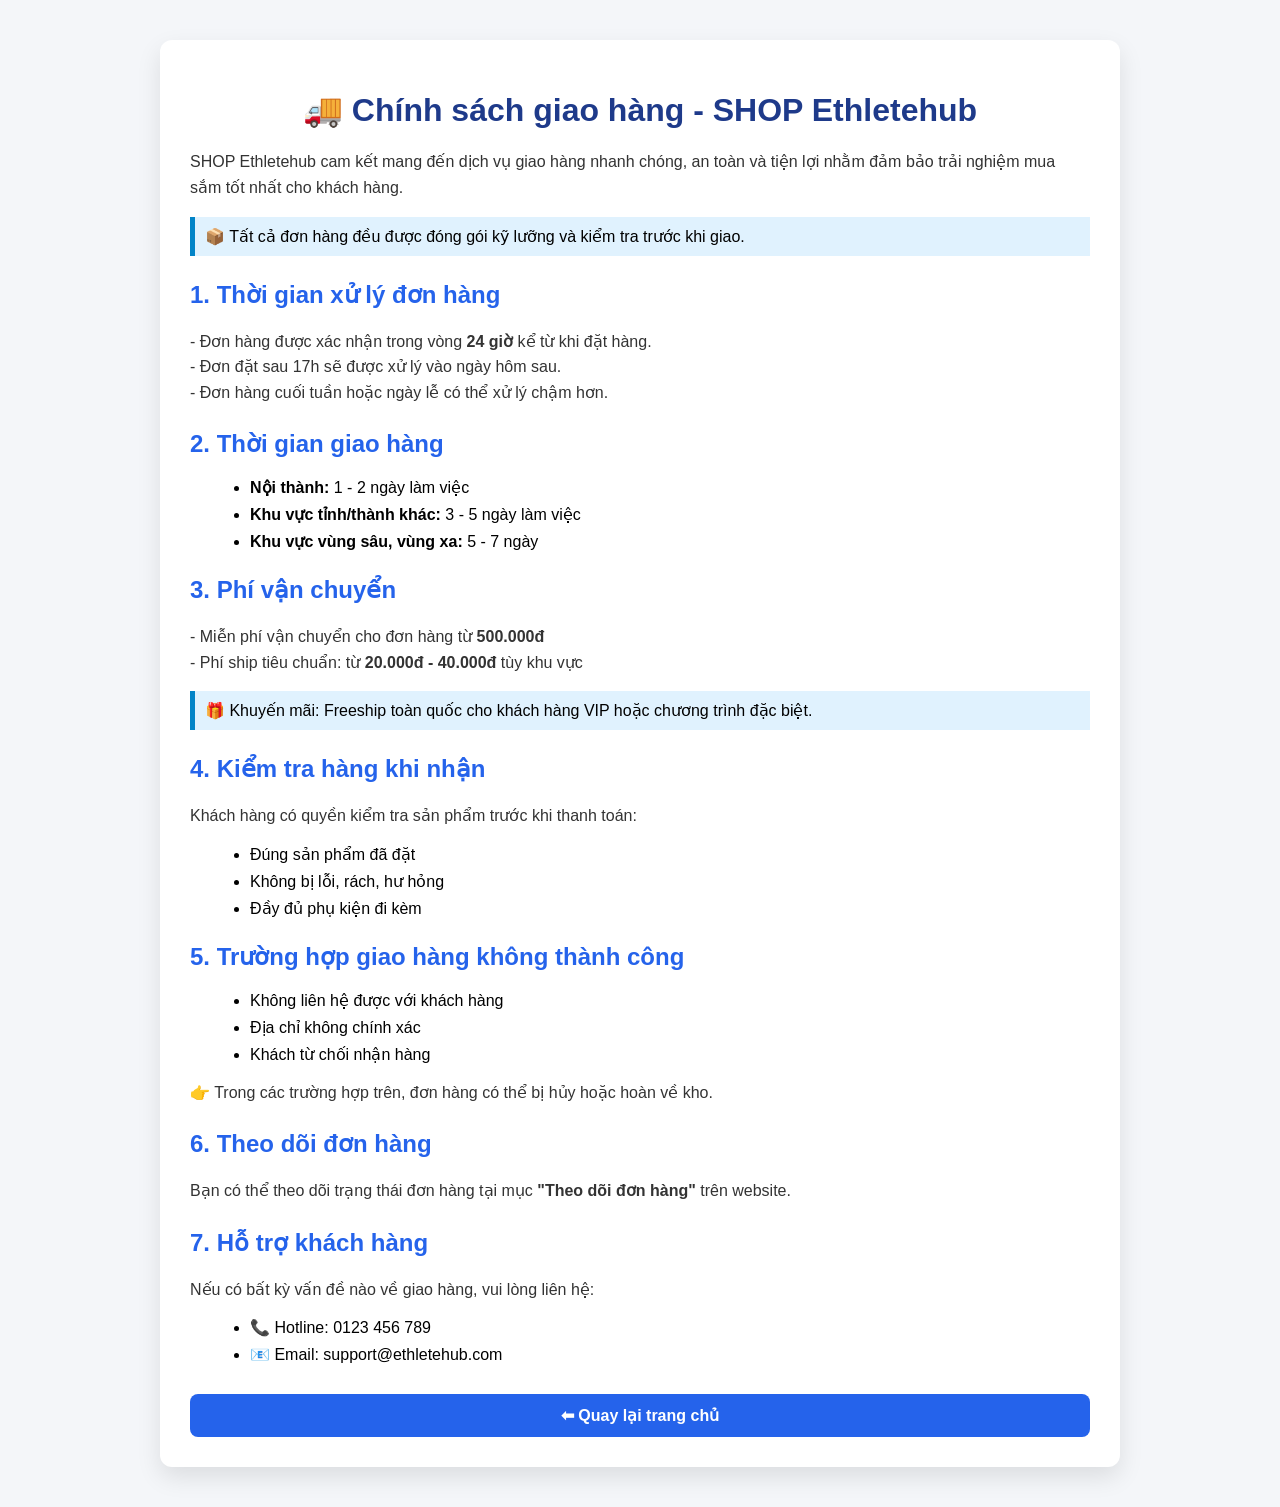
<file: support/chinh-sach-giao-hang.html>
<!DOCTYPE html>
<html lang="vi">
<head>
<meta charset="UTF-8">
<meta name="viewport" content="width=device-width, initial-scale=1.0">
<title>Chính sách giao hàng - SHOP Ethletehub</title>

<style>
    body {
        font-family: Arial, sans-serif;
        background: #f4f6f9;
        margin: 0;
    }

    .container {
        max-width: 900px;
        margin: 40px auto;
        background: white;
        padding: 30px;
        border-radius: 12px;
        box-shadow: 0 10px 25px rgba(0,0,0,0.1);
    }

    h1 {
        text-align: center;
        color: #1e3a8a;
        margin-bottom: 20px;
    }

    h2 {
        color: #2563eb;
        margin-top: 25px;
    }

    p {
        line-height: 1.6;
        color: #333;
    }

    ul {
        margin-left: 20px;
    }

    li {
        margin-bottom: 8px;
    }

    .highlight {
        background: #e0f2fe;
        padding: 10px;
        border-left: 5px solid #0284c7;
        margin: 15px 0;
    }

    .back {
        display: block;
        text-align: center;
        margin-top: 30px;
        text-decoration: none;
        background: #2563eb;
        color: white;
        padding: 12px;
        border-radius: 8px;
        font-weight: bold;
    }

    .back:hover {
        background: #1e40af;
    }
</style>
</head>

<body>

<div class="container">
    <h1>🚚 Chính sách giao hàng - SHOP Ethletehub</h1>

    <p>
        SHOP Ethletehub cam kết mang đến dịch vụ giao hàng nhanh chóng, an toàn và tiện lợi 
        nhằm đảm bảo trải nghiệm mua sắm tốt nhất cho khách hàng.
    </p>

    <div class="highlight">
        📦 Tất cả đơn hàng đều được đóng gói kỹ lưỡng và kiểm tra trước khi giao.
    </div>

    <h2>1. Thời gian xử lý đơn hàng</h2>
    <p>
        - Đơn hàng được xác nhận trong vòng <b>24 giờ</b> kể từ khi đặt hàng.<br>
        - Đơn đặt sau 17h sẽ được xử lý vào ngày hôm sau.<br>
        - Đơn hàng cuối tuần hoặc ngày lễ có thể xử lý chậm hơn.
    </p>

    <h2>2. Thời gian giao hàng</h2>
    <ul>
        <li><b>Nội thành:</b> 1 - 2 ngày làm việc</li>
        <li><b>Khu vực tỉnh/thành khác:</b> 3 - 5 ngày làm việc</li>
        <li><b>Khu vực vùng sâu, vùng xa:</b> 5 - 7 ngày</li>
    </ul>

    <h2>3. Phí vận chuyển</h2>
    <p>
        - Miễn phí vận chuyển cho đơn hàng từ <b>500.000đ</b><br>
        - Phí ship tiêu chuẩn: từ <b>20.000đ - 40.000đ</b> tùy khu vực
    </p>

    <div class="highlight">
        🎁 Khuyến mãi: Freeship toàn quốc cho khách hàng VIP hoặc chương trình đặc biệt.
    </div>

    <h2>4. Kiểm tra hàng khi nhận</h2>
    <p>
        Khách hàng có quyền kiểm tra sản phẩm trước khi thanh toán:
    </p>
    <ul>
        <li>Đúng sản phẩm đã đặt</li>
        <li>Không bị lỗi, rách, hư hỏng</li>
        <li>Đầy đủ phụ kiện đi kèm</li>
    </ul>

    <h2>5. Trường hợp giao hàng không thành công</h2>
    <ul>
        <li>Không liên hệ được với khách hàng</li>
        <li>Địa chỉ không chính xác</li>
        <li>Khách từ chối nhận hàng</li>
    </ul>

    <p>
        👉 Trong các trường hợp trên, đơn hàng có thể bị hủy hoặc hoàn về kho.
    </p>

    <h2>6. Theo dõi đơn hàng</h2>
    <p>
        Bạn có thể theo dõi trạng thái đơn hàng tại mục 
        <b>"Theo dõi đơn hàng"</b> trên website.
    </p>

    <h2>7. Hỗ trợ khách hàng</h2>
    <p>
        Nếu có bất kỳ vấn đề nào về giao hàng, vui lòng liên hệ:
    </p>
    <ul>
        <li>📞 Hotline: 0123 456 789</li>
        <li>📧 Email: support@ethletehub.com</li>
    </ul>

    <a href="index.php" class="back">⬅ Quay lại trang chủ</a>
</div>

</body>
</html>
</file>
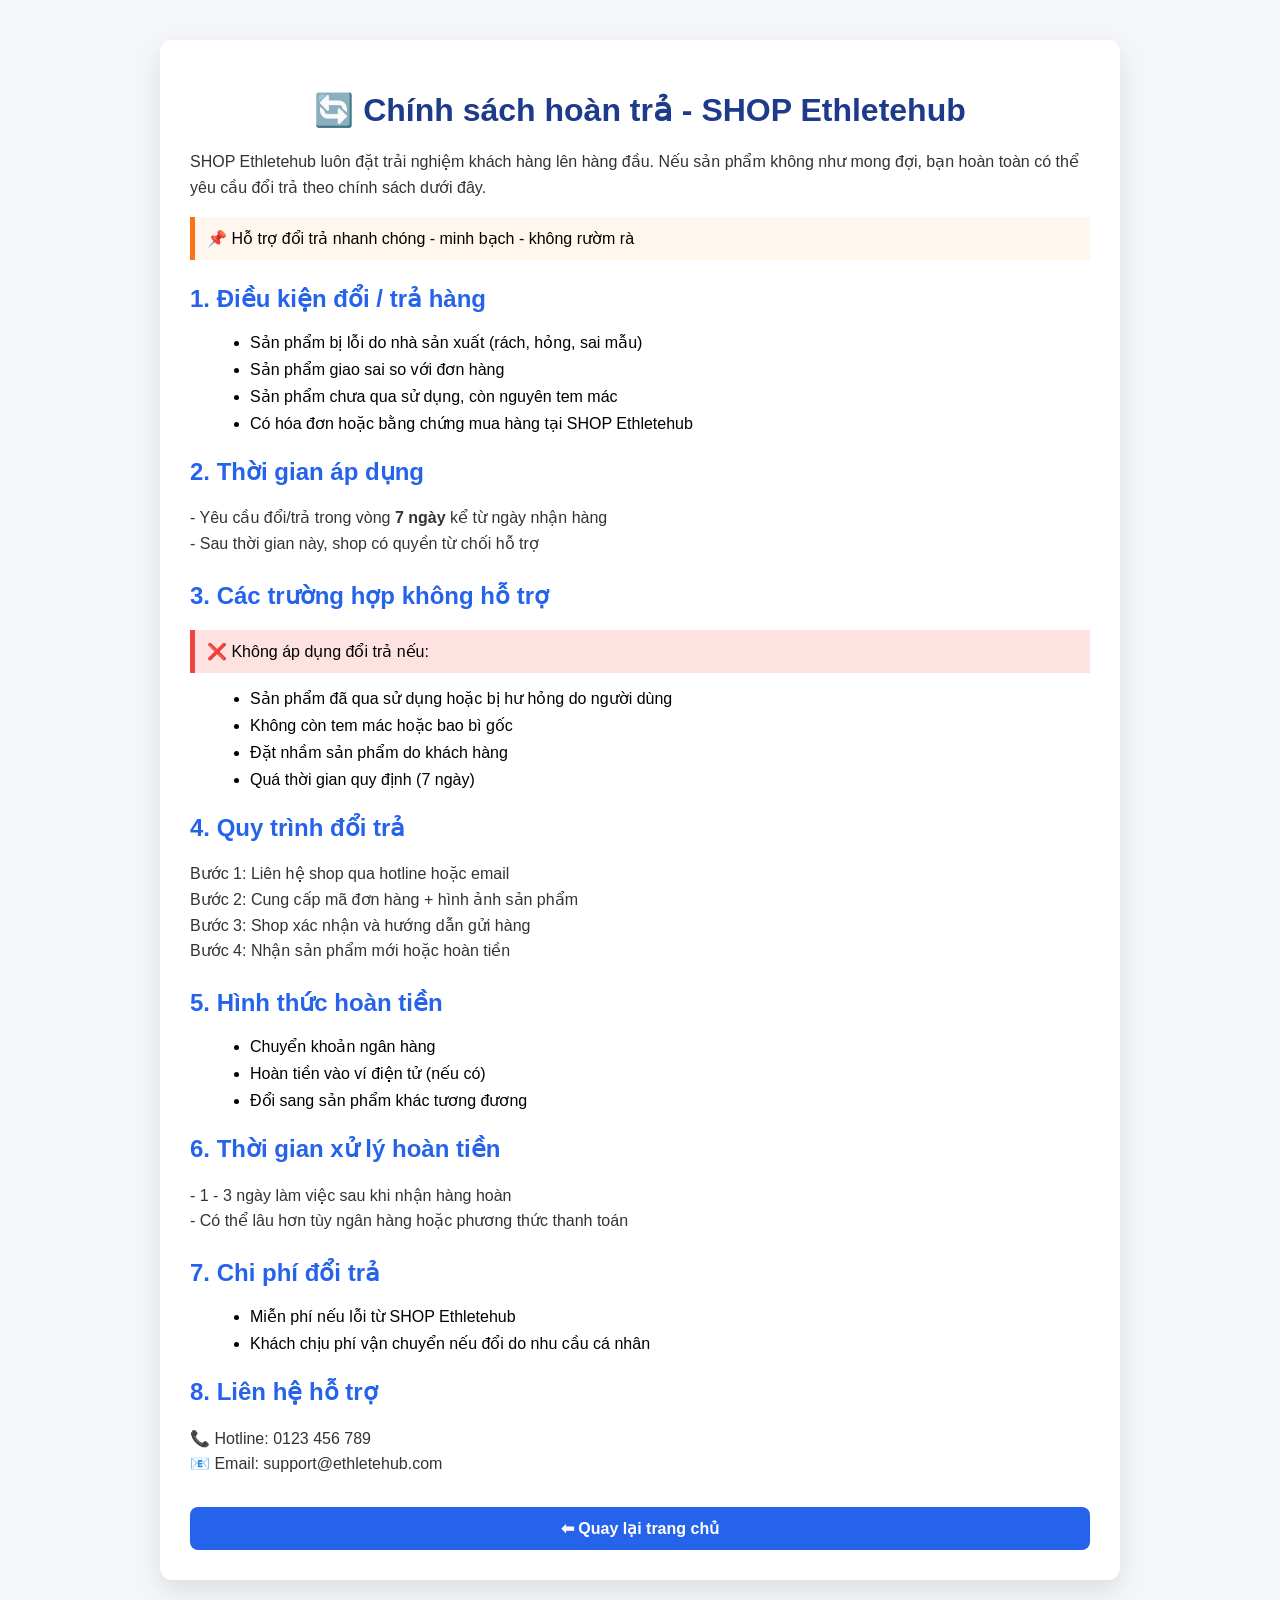
<file: support/chinh-sach-hoan-tra.html>
<!DOCTYPE html>
<html lang="vi">
<head>
<meta charset="UTF-8">
<meta name="viewport" content="width=device-width, initial-scale=1.0">
<title>Chính sách hoàn trả - SHOP Ethletehub</title>

<style>
    body {
        font-family: Arial, sans-serif;
        background: #f4f6f9;
        margin: 0;
    }

    .container {
        max-width: 900px;
        margin: 40px auto;
        background: white;
        padding: 30px;
        border-radius: 12px;
        box-shadow: 0 10px 25px rgba(0,0,0,0.1);
    }

    h1 {
        text-align: center;
        color: #1e3a8a;
        margin-bottom: 20px;
    }

    h2 {
        color: #2563eb;
        margin-top: 25px;
    }

    p {
        line-height: 1.6;
        color: #333;
    }

    ul {
        margin-left: 20px;
    }

    li {
        margin-bottom: 8px;
    }

    .highlight {
        background: #fff7ed;
        padding: 12px;
        border-left: 5px solid #f97316;
        margin: 15px 0;
    }

    .warning {
        background: #fee2e2;
        padding: 12px;
        border-left: 5px solid #ef4444;
        margin: 15px 0;
    }

    .back {
        display: block;
        text-align: center;
        margin-top: 30px;
        text-decoration: none;
        background: #2563eb;
        color: white;
        padding: 12px;
        border-radius: 8px;
        font-weight: bold;
    }

    .back:hover {
        background: #1e40af;
    }
</style>
</head>

<body>

<div class="container">
    <h1>🔄 Chính sách hoàn trả - SHOP Ethletehub</h1>

    <p>
        SHOP Ethletehub luôn đặt trải nghiệm khách hàng lên hàng đầu. 
        Nếu sản phẩm không như mong đợi, bạn hoàn toàn có thể yêu cầu đổi trả theo chính sách dưới đây.
    </p>

    <div class="highlight">
        📌 Hỗ trợ đổi trả nhanh chóng - minh bạch - không rườm rà
    </div>

    <h2>1. Điều kiện đổi / trả hàng</h2>
    <ul>
        <li>Sản phẩm bị lỗi do nhà sản xuất (rách, hỏng, sai mẫu)</li>
        <li>Sản phẩm giao sai so với đơn hàng</li>
        <li>Sản phẩm chưa qua sử dụng, còn nguyên tem mác</li>
        <li>Có hóa đơn hoặc bằng chứng mua hàng tại SHOP Ethletehub</li>
    </ul>

    <h2>2. Thời gian áp dụng</h2>
    <p>
        - Yêu cầu đổi/trả trong vòng <b>7 ngày</b> kể từ ngày nhận hàng<br>
        - Sau thời gian này, shop có quyền từ chối hỗ trợ
    </p>

    <h2>3. Các trường hợp không hỗ trợ</h2>
    <div class="warning">
        ❌ Không áp dụng đổi trả nếu:
    </div>
    <ul>
        <li>Sản phẩm đã qua sử dụng hoặc bị hư hỏng do người dùng</li>
        <li>Không còn tem mác hoặc bao bì gốc</li>
        <li>Đặt nhầm sản phẩm do khách hàng</li>
        <li>Quá thời gian quy định (7 ngày)</li>
    </ul>

    <h2>4. Quy trình đổi trả</h2>
    <p>
        Bước 1: Liên hệ shop qua hotline hoặc email<br>
        Bước 2: Cung cấp mã đơn hàng + hình ảnh sản phẩm<br>
        Bước 3: Shop xác nhận và hướng dẫn gửi hàng<br>
        Bước 4: Nhận sản phẩm mới hoặc hoàn tiền
    </p>

    <h2>5. Hình thức hoàn tiền</h2>
    <ul>
        <li>Chuyển khoản ngân hàng</li>
        <li>Hoàn tiền vào ví điện tử (nếu có)</li>
        <li>Đổi sang sản phẩm khác tương đương</li>
    </ul>

    <h2>6. Thời gian xử lý hoàn tiền</h2>
    <p>
        - 1 - 3 ngày làm việc sau khi nhận hàng hoàn<br>
        - Có thể lâu hơn tùy ngân hàng hoặc phương thức thanh toán
    </p>

    <h2>7. Chi phí đổi trả</h2>
    <ul>
        <li>Miễn phí nếu lỗi từ SHOP Ethletehub</li>
        <li>Khách chịu phí vận chuyển nếu đổi do nhu cầu cá nhân</li>
    </ul>

    <h2>8. Liên hệ hỗ trợ</h2>
    <p>
        📞 Hotline: 0123 456 789<br>
        📧 Email: support@ethletehub.com
    </p>

    <a href="index.php" class="back">⬅ Quay lại trang chủ</a>
</div>

</body>
</html>
</file>
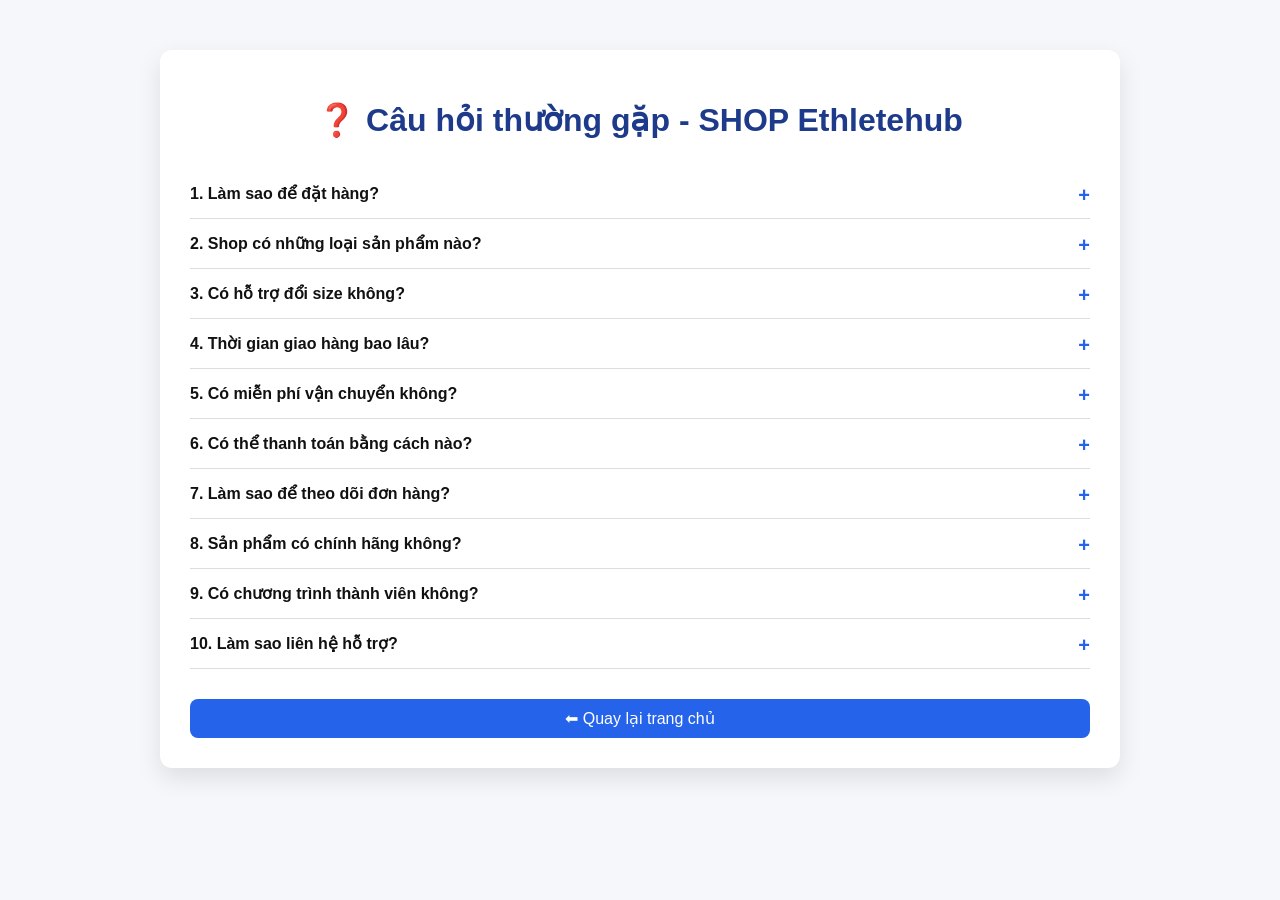
<file: support/faq.html>
<!DOCTYPE html>
<html lang="vi">
<head>
<meta charset="UTF-8">
<meta name="viewport" content="width=device-width, initial-scale=1.0">
<title>Câu hỏi thường gặp - SHOP ETHLUB</title>

<style>
    body {
        font-family: Arial, sans-serif;
        background: #f5f7fa;
        margin: 0;
    }

    .container {
        max-width: 900px;
        margin: 50px auto;
        background: white;
        padding: 30px;
        border-radius: 12px;
        box-shadow: 0 10px 25px rgba(0,0,0,0.1);
    }

    h1 {
        text-align: center;
        color: #1e3a8a;
        margin-bottom: 30px;
    }

    .faq-item {
        border-bottom: 1px solid #ddd;
        padding: 15px 0;
    }

    .faq-question {
        font-weight: bold;
        cursor: pointer;
        position: relative;
        padding-right: 25px;
        color: #111;
    }

    .faq-question::after {
        content: "+";
        position: absolute;
        right: 0;
        font-size: 20px;
        color: #2563eb;
    }

    .faq-item.active .faq-question::after {
        content: "-";
    }

    .faq-answer {
        display: none;
        margin-top: 10px;
        color: #555;
        line-height: 1.6;
    }

    .faq-item.active .faq-answer {
        display: block;
    }

    .back {
        display: block;
        margin-top: 30px;
        text-align: center;
        text-decoration: none;
        color: white;
        background: #2563eb;
        padding: 10px;
        border-radius: 8px;
    }

    .back:hover {
        background: #1e40af;
    }
</style>
</head>

<body>

<div class="container">
    <h1>❓ Câu hỏi thường gặp - SHOP Ethletehub</h1>

    <div class="faq-item">
        <div class="faq-question">1. Làm sao để đặt hàng?</div>
        <div class="faq-answer">
            Bạn chỉ cần chọn sản phẩm yêu thích → thêm vào giỏ hàng → điền thông tin → xác nhận thanh toán. 
            SHOP Ethletehub hỗ trợ đặt hàng cực nhanh chỉ trong vài bước.
        </div>
    </div>

    <div class="faq-item">
        <div class="faq-question">2. Shop có những loại sản phẩm nào?</div>
        <div class="faq-answer">
            Chúng tôi chuyên cung cấp:
            <ul>
                <li>Giày thể thao (chạy bộ, gym, bóng rổ)</li>
                <li>Quần áo thể thao</li>
                <li>Phụ kiện: balo, găng tay, bình nước</li>
                <li>Dụng cụ tập luyện</li>
            </ul>
        </div>
    </div>

    <div class="faq-item">
        <div class="faq-question">3. Có hỗ trợ đổi size không?</div>
        <div class="faq-answer">
            Có. Bạn có thể đổi size trong vòng <b>7 ngày</b> nếu sản phẩm chưa qua sử dụng và còn đầy đủ tem mác.
        </div>
    </div>

    <div class="faq-item">
        <div class="faq-question">4. Thời gian giao hàng bao lâu?</div>
        <div class="faq-answer">
            - Nội thành: 1 - 2 ngày <br>
            - Tỉnh: 3 - 5 ngày <br>
            SHOP Ethletehub luôn cố gắng giao hàng nhanh nhất cho bạn.
        </div>
    </div>

    <div class="faq-item">
        <div class="faq-question">5. Có miễn phí vận chuyển không?</div>
        <div class="faq-answer">
            Miễn phí vận chuyển cho đơn hàng từ <b>500.000đ</b>.
        </div>
    </div>

    <div class="faq-item">
        <div class="faq-question">6. Có thể thanh toán bằng cách nào?</div>
        <div class="faq-answer">
            SHOP Ethletehub hỗ trợ:
            <ul>
                <li>Thanh toán khi nhận hàng (COD)</li>
                <li>Chuyển khoản ngân hàng</li>
                <li>Ví điện tử (nếu có)</li>
            </ul>
        </div>
    </div>

    <div class="faq-item">
        <div class="faq-question">7. Làm sao để theo dõi đơn hàng?</div>
        <div class="faq-answer">
            Bạn có thể vào mục <b>Theo dõi đơn hàng</b> và nhập mã đơn để kiểm tra trạng thái.
        </div>
    </div>

    <div class="faq-item">
        <div class="faq-question">8. Sản phẩm có chính hãng không?</div>
        <div class="faq-answer">
            Tất cả sản phẩm tại SHOP Ethletehub đều cam kết <b>chính hãng 100%</b>, có nguồn gốc rõ ràng.
        </div>
    </div>

    <div class="faq-item">
        <div class="faq-question">9. Có chương trình thành viên không?</div>
        <div class="faq-answer">
            Có! Khi mua hàng bạn sẽ được tích điểm và nâng hạng:
            Đồng → Bạc → Vàng → Kim Cương với nhiều ưu đãi hấp dẫn.
        </div>
    </div>

    <div class="faq-item">
        <div class="faq-question">10. Làm sao liên hệ hỗ trợ?</div>
        <div class="faq-answer">
            Bạn có thể liên hệ:
            <br>📞 Hotline: 076 4567 781
            <br>📧 Email: support@ethlub.com
        </div>
    </div>

    <a href="index.php" class="back">⬅ Quay lại trang chủ</a>
</div>

<script>
    const items = document.querySelectorAll('.faq-item');

    items.forEach(item => {
        item.querySelector('.faq-question').addEventListener('click', () => {
            item.classList.toggle('active');
        });
    });
</script>

</body>
</html>
</file>
